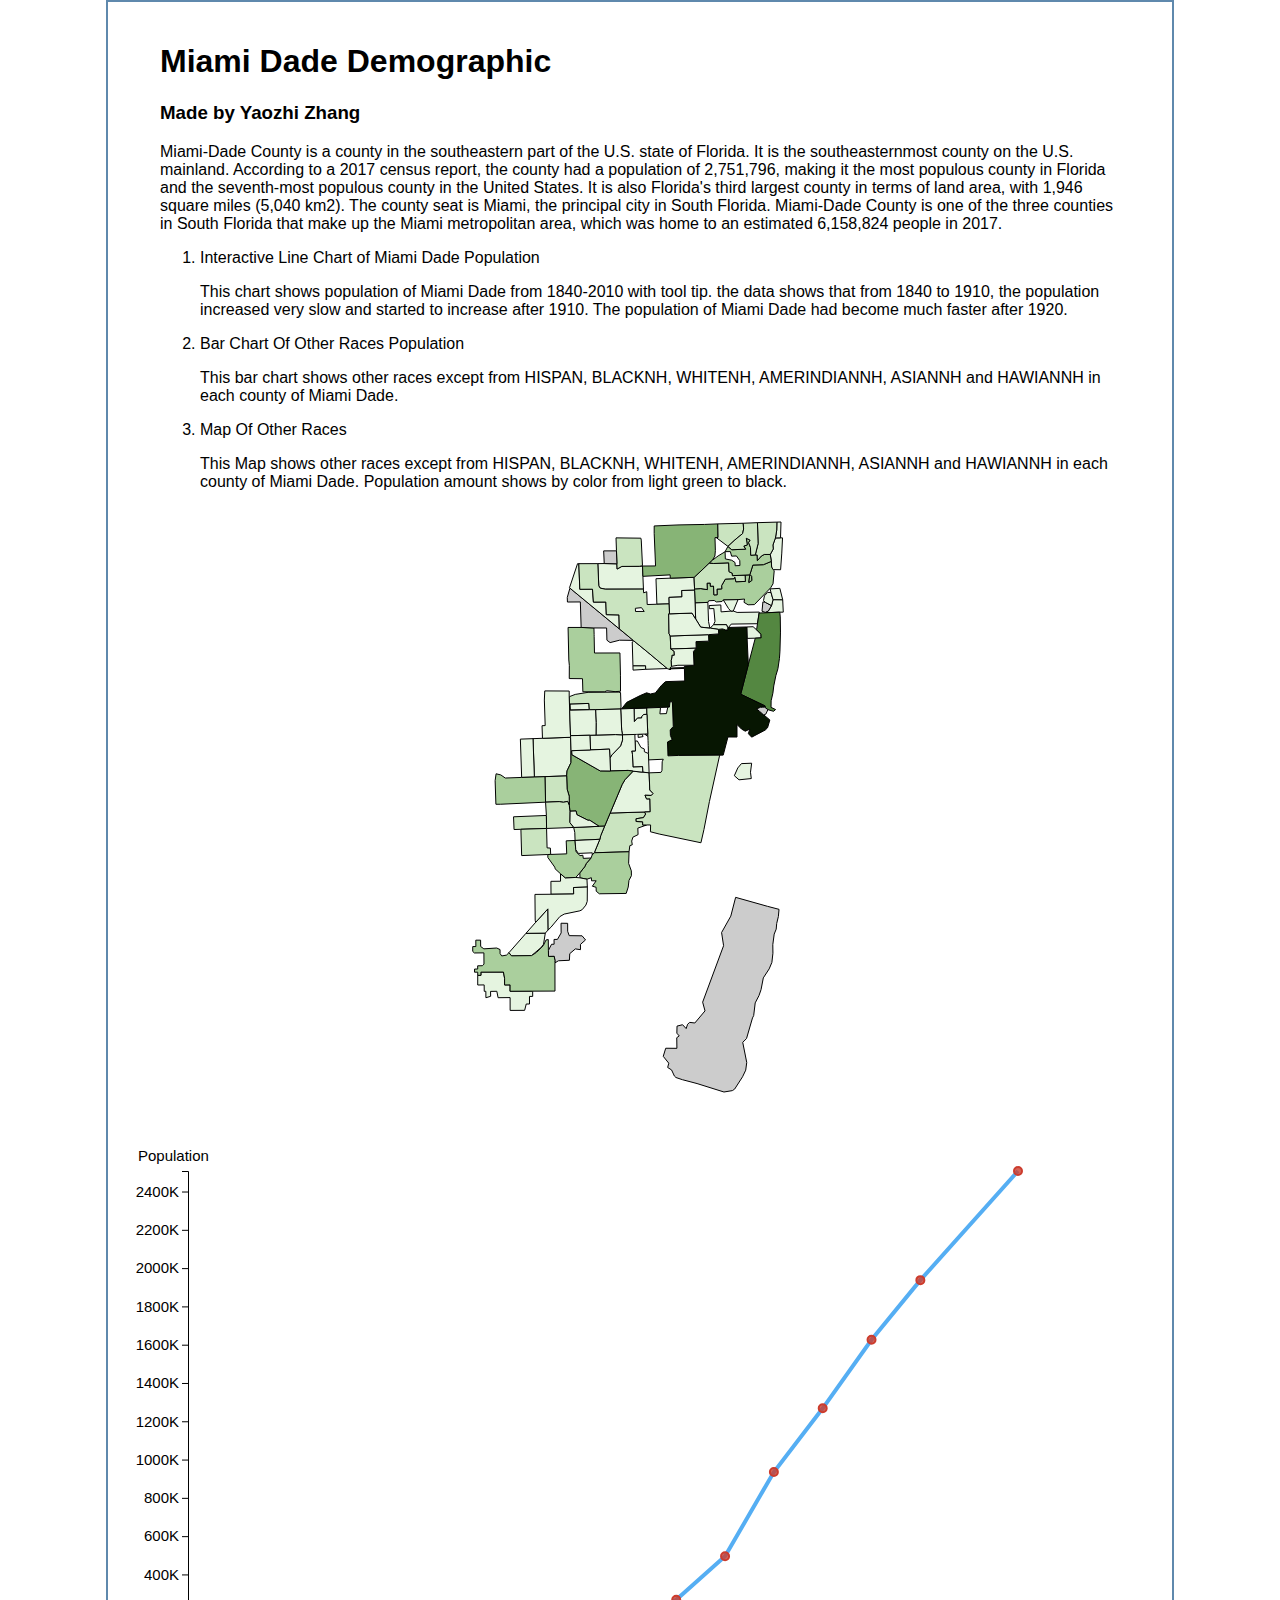
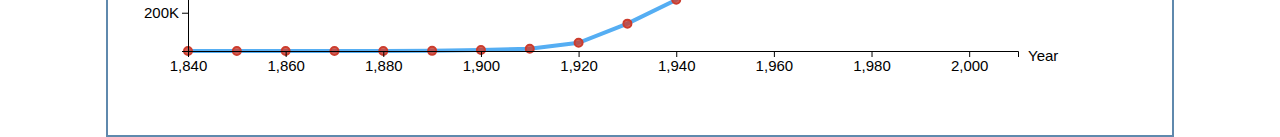
<file: index.html>
<!DOCTYPE html>
<html lang="en">

<head>
  <meta charset="UTF-8" />
  <title>Data Visualization Final</title>
  <!-- LINK TO STYLESHEET -->
  <!-- NOTE: You *could* use in-page <style> tags, for your charts
         but it may be easier to simply add them to the stylesheet
         provided here. -->
  <link href="style.css" rel="stylesheet" />
</head>
<div class="tooltip"></div>
<body>

  <header>
    <h1>Miami Dade Demographic</h1>
    <h3>Made by Yaozhi Zhang</h3>
  </header>
  <script src="js/d3.min.js"></script>

  <main>
    <section>
      Miami-Dade County is a county in the southeastern part of the U.S. state of Florida. It is the southeasternmost county on the U.S. mainland. According to a 2017 census report, the county had a population of 2,751,796, making it the most
      populous county in Florida and the seventh-most populous county in the United States.
      It is also Florida's third largest county in terms of land area, with 1,946 square miles (5,040 km2). The county seat is Miami, the principal city in South Florida.
      Miami-Dade County is one of the three counties in South Florida that make up the Miami metropolitan area, which was home to an estimated 6,158,824 people in 2017.
      <ol>
        <li>Interactive Line Chart of Miami Dade Population</li>
        <p>This chart shows population of Miami Dade from 1840-2010 with tool tip. the data shows that from 1840 to 1910, the population increased very slow and started to increase after 1910. The population of Miami Dade had become much faster
          after 1920.</p>
        <li>Bar Chart Of Other Races Population</li>
        <p>This bar chart shows other races except from HISPAN, BLACKNH, WHITENH, AMERINDIANNH, ASIANNH and HAWIANNH in each county of Miami Dade.</p>
        <li>Map Of Other Races</li>
          <p>This Map shows other races except from HISPAN, BLACKNH, WHITENH, AMERINDIANNH, ASIANNH and HAWIANNH in each county of Miami Dade. Population amount shows by color from light green to black.</p>
      </ol>
    </section>

    <section id="linechart">

      <script>

        d3.csv("data/pop.csv").then(function(data) {


          // Convert date to Date(), unrate to number
          data.forEach(function(d) {
            // d.Year = timeParser(d.Year);
            d.Population = +d.Population;
          });

          // SVG properties...

          // Set up width, height
          var w = 1000,
              h = 600;


          // Set up margins
          var margin = {
            top: 60,
            right: 60,
            bottom: 60,
            left: 60
          };


          // Create the SVG
          var svg = d3.select("body").append("svg");


          // Add width, height attributes to SVG
          svg.attr("width", w - margin.right)
             .attr("height", h);




          // Scales...

          // Create the x scale (based on time!)
          var xScale = d3.scaleLinear()
            .domain(d3.extent(data, function(d) { return d.Year } ))
            .range([0, (w - margin.left - margin.right -50)]);


          // Create the y scale (based on rate)
          var yScale = d3.scaleLinear()
            .domain(d3.extent(data, function(d) { return d.Population }))
            .range([(h - margin.top - margin.bottom ), 0])


          var line = d3.line()
            .x(function(d) { return xScale(d.Year); } )
            .y(function(d) { return yScale(d.Population); } );


          svg.append("g")
             .attr("transform", "translate(" + margin.left + "," + margin.top + ")")
             .append("path")
             .datum(data)
             .attr("class", "data-line")
             .attr("d", line);

             var plots = svg.selectAll("circle")
               .data(data)
               .enter()
               .append("circle")
               .attr("transform", "translate(" + margin.left + "," + margin.top + ")")
               .attr("opacity", "1")
               .attr("cx", function(d) {
                 return xScale(d.Year)
               })
               .attr("cy", function(d) {
                 return yScale(d.Population)
               })
               .attr("r", "4")
               .on("mouseover", function(d) {
                 d3.select(".tooltip").classed("hidden", false);


               })
               .on("mousemove", function(d) {
                 var currentX = d3.event.pageX + 10;
                 var currentY = d3.event.pageY + 10;
                 d3.select(".tooltip")
                   .style("left", currentX + "px")
                   .style("top", currentY + "px")

                   .html("<p> Year: " + d.Year + "</br>" + "Population: " + d.Population + "</br>"
                 )})
                   .on("mouseout", function(d) {

                     d3.select(".tooltip").classed("hidden", true);
                   });

  svg.append("text")
     .attr("x", 0+ 10)
     .attr("y", 50)
     .text("Population");

     svg.append("text")
        .attr("x", w -100)
        .attr("y", h - 50)
        .text("Year");



          // Axes...

          // Create the x axis
          var xAxis = d3.axisBottom()
            .scale(xScale)
            .ticks(10);


          // Create the y axis
          var yAxis = d3.axisLeft()
            .scale(yScale)
            .ticks(10)
            .tickFormat(function (d) {
        if ((d / 1000) >= 1) {
          d = d / 1000 + "K";
        }
        return d;
      });


          // Append the x axis
          svg.append("g")
            .attr("transform", "translate(" + margin.left + "," + (h - margin.bottom) + ")")
            .attr("class", "xaxis")
            .call(xAxis);


          // Append the y axis
          svg.append("g")
             .attr("transform", "translate(" + margin.left + "," + margin.top + ")")
             .attr("class", "yaxis")
             .call(yAxis);





        });

      </script>
    </section>


    <section id="map">
      <script>
        var width = 1000;
        var height = 600;


        var margin = {
          top: 60,
          right: 80,
          bottom: 60,
          left: 60
        };

        var svg = d3.select("body")
          .append("svg")
          .attr("width", width)
          .attr("height", height)
          .append("g")
          .attr("tranform", "translate(0" + margin.left + "," + margin.top + ")");

        d3.json("data/pop2010.json").then(function(miami) {
          d3.csv("data/Place_Pop_2010.csv").then(function(data3) {


            var miamiFeatures = miami.features


            var projection = d3.geoMercator()
              .scale(1)
              .translate([0, 0])
              .precision(0);
            var path = d3.geoPath()
              .projection(projection);

            var colors = d3.scaleQuantize()
              .domain(d3.extent(miamiFeatures, function(d) {
                return d.properties.OTHERNH;
              }))
              .range(["#e5f4e0", "#cae4c0", "#aacf9d",
                "#87b476", "#6c9e5a", "#548741",
                "#40722d", "#2e5c1d", "#1e4410",
                "#102a07", "#071602"
              ]);

            var bounds = path.bounds(miami);

            var scale = .95 / Math.max((bounds[1][0] - bounds[0][0]) / width,
              (bounds[1][1] - bounds[0][1]) / height);

            var transl = [(width - scale * (bounds[1][0] + bounds[0][0])) / 2,
              (height - scale * (bounds[1][1] + bounds[0][1])) / 2
            ];

            projection.scale(scale).translate(transl);


            var map = svg.selectAll("path")
              .data(miamiFeatures)
              .enter()
              .append("path")
              .attr("d", path)
              .attr("fill", function(d) {
                // console.log(d.properties.pop);
                if (d.properties.OTHERNH) {
                  return colors(d.properties.OTHERNH);
                } else {
                  return "#ccc";
                }
              })
              .attr("stroke", "black")


              .on("mouseover", function(d) {
                d3.select(".tooltip").classed("hidden", false);


              })
              .on("mousemove", function(d) {
                var currentX = d3.event.pageX + 10;
                var currentY = d3.event.pageY + 10;
                d3.select(".tooltip")
                  .style("left", currentX + "px")
                  .style("top", currentY + "px")

                  .html(function() {
                    return "<p> County Name: " + d.properties.NAME10 + "<br/>" + "Other race in 2010: " + d.properties.OTHERNH;
                  })

              })
              .on("mouseout", function(d) {

                d3.select(".tooltip").classed("hidden", true);
              });
          })

        });
      </script>
    </section>

  </main>
</body>

</html>
</file>
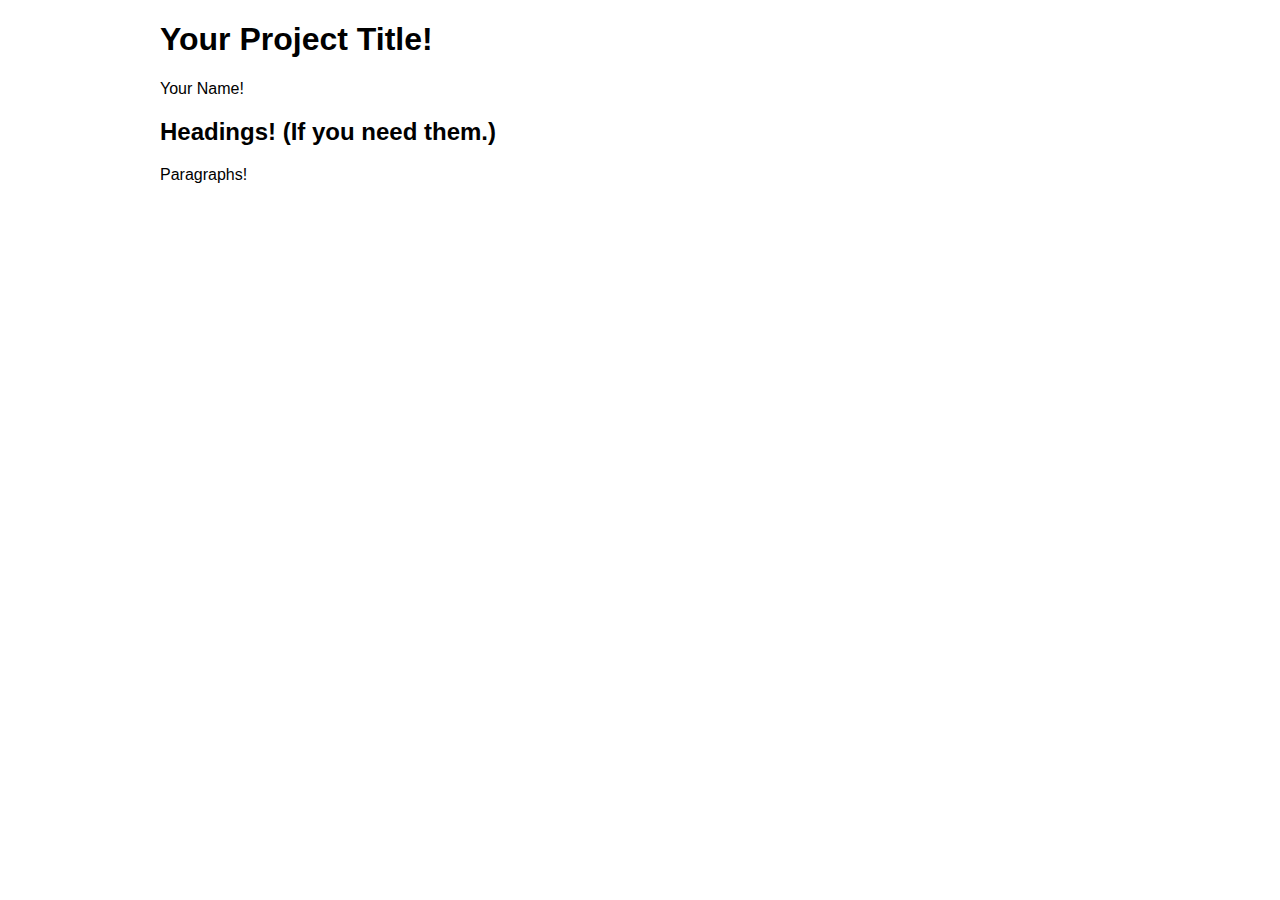
<file: template/index.html>
<!DOCTYPE html>
<html lang="en">
  <head>
	  <meta charset="UTF-8" />
		<title>Data Visualization Final</title>
	  <!-- LINK TO STYLESHEET -->
    <!-- NOTE: You *could* use in-page <style> tags, for your charts
         but it may be easier to simply add them to the stylesheet
         provided here. -->
		<link href="style.css" rel="stylesheet" />
  </head>

  <body>

    <header>
      <h1>Your Project Title!</h1>
      <p>Your Name!</p>
    </header>

    <main> <!-- BEGIN MAIN -->

      <!-- ALL YOUR CONTENT GOES IN <main>! -->

      <!-- Consider placing your charts (and related text) in
           <section>s as shown below. You may even want to
           include an id on each section so when you build the
           charts, you can isolate the section you want the
           chart to appear in. -->

      <section id="chart-a">
        <h2>Headings! (If you need them.)</h2>

        <p>Paragraphs!</p>

        <!-- YOUR CHART! -->
      </section>

    </main> <!-- END MAIN -->

    <!-- SCRIPTS! -->
  </body>
</html>
</file>
<file: style.css>
body {
  font-family: sans-serif;
  margin: auto;
  width: 80%;
  border: 2px solid #5f89ad;
  padding: 20px;
}

header,
main {
  max-width: 960px;
	margin: 0 auto;
}
body {
            font-family: "Arial", sans-serif;
        }

        .bar {
            fill: #5f89ad;
        }

        .axis {
            font-size: 13px;
        }

        .axis path,
        .axis line {
            fill: none;
            display: none;
        }

        .label {
            font-size: 13px;
        }

/* linechart */



circle {
  fill: rgba(204,60,45,0.8);
  stroke: rgb(204,60,45);
  stroke-width: 2px;
}

text {
  font-family: sans-serif;
  font-size: 15px;
}

.data-line {
  fill: none;
  stroke: rgb(85,174,243);
  stroke-width: 4px;
}



.tooltip {
  position: absolute;
  top: 0;
  left: 0;
  background: pink;
  border-radius: 10px;
  display: block;
}

.tooltip.hidden {
  display: none;
}

rect{
  fill:rgba(85,174,243,0.8);

}
</file>
<file: template/style.css>
/* style.css */
/* Feel free to change these if you want. */

body {
  font-family: sans-serif;
}

header,
main {
  max-width: 960px;
	margin: 0 auto;
}
</file>
